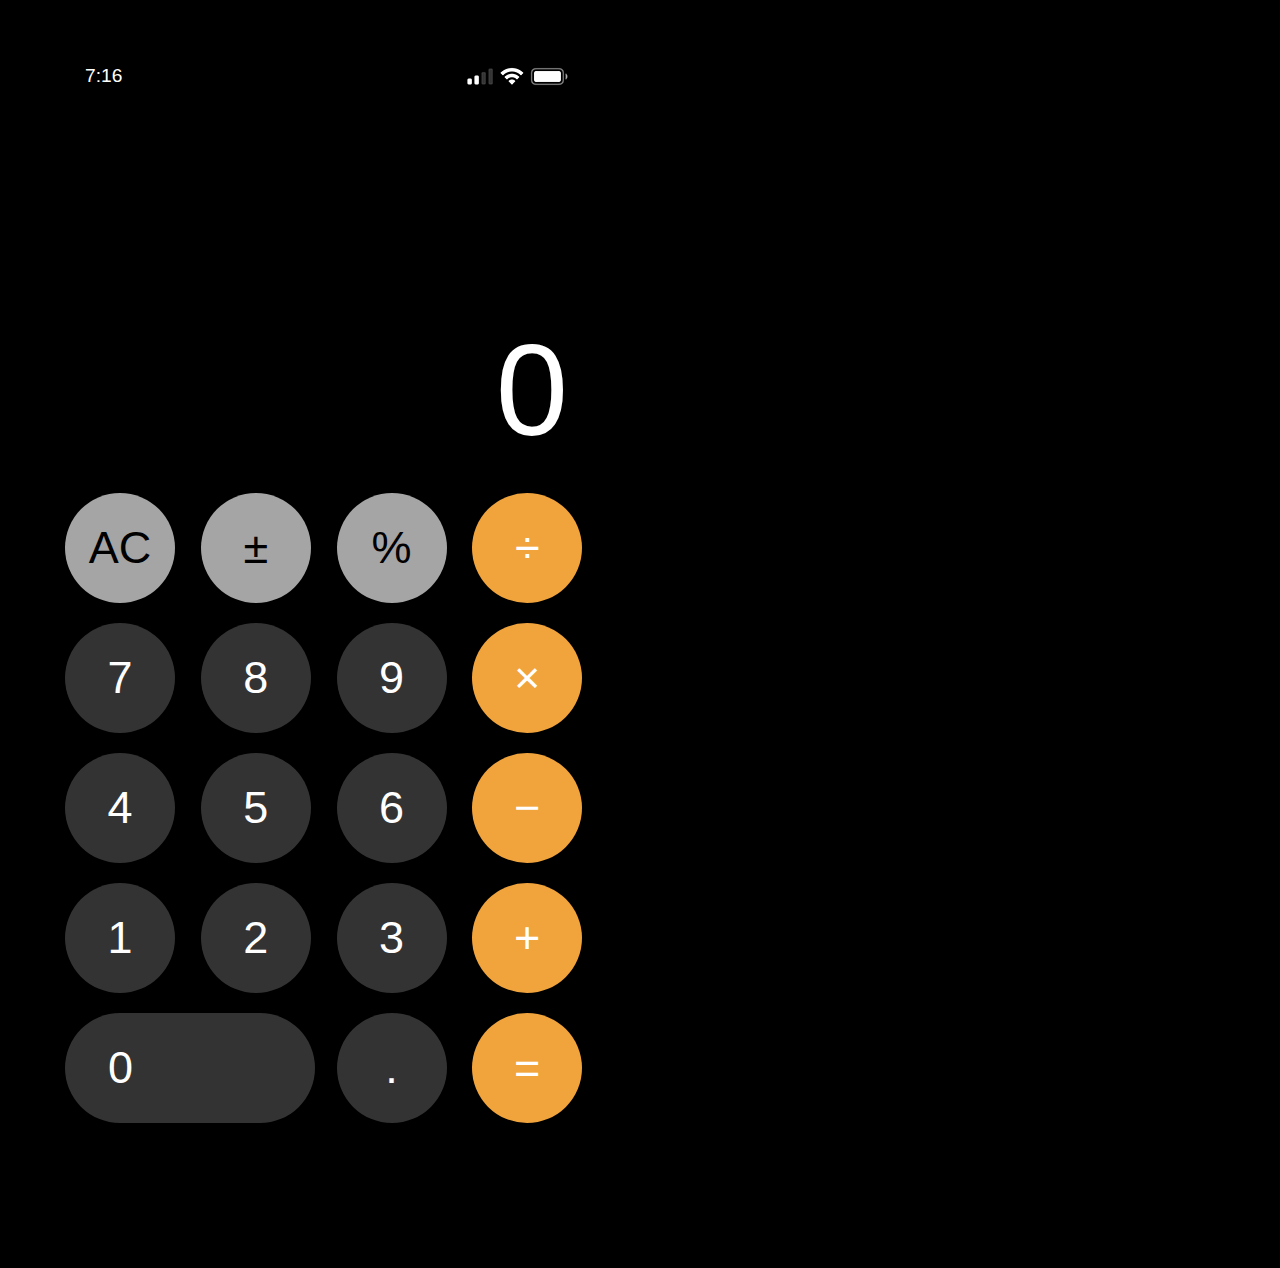
<file: index.html>
<!DOCTYPE html>
<html style = "background-color: black;">
    <head>
        <link rel = "stylesheet" href = "style.css">
    </head>
    <body>
    <div class = "calculator">
        <div class="calculator">
            <div class="top-container">
                <div class="clock">
                    <span class="hour"></span>:<span class="minute"></span>
                </div>
                <div class="status">
                    <img src="status.png" alt="Status">
                </div>
            </div>
            <div class = "display">0</div>
            <div class="buttons-container">
                <div class="button function ac">AC</div>
                <div class="button function pm">±</div>
                <div class="button function percent">%</div>
                <div class="button operator division">÷</div>
                <div class="button number-7">7</div>
                <div class="button number-8">8</div>
                <div class="button number-9">9</div>
                <div class="button operator multiplication">×</div>
                <div class="button number-4">4</div>
                <div class="button number-5">5</div>
                <div class="button number-6">6</div>
                <div class="button operator subtraction">−</div>
                <div class="button number-1">1</div>
                <div class="button number-2">2</div>
                <div class="button number-3">3</div>
                <div class="button operator addition">+</div>
                <div class="button number-0">0</div>
                <div class="button decimal">.</div>
                <div class="button operator equal">=</div>
            </div>
        </div>
    </div>
    <script src="app.js"></script>
    </body>
</html>
</file>
<file: style.css>
*{
    box-sizing: border-box;
    margin: 0;
    padding: 0;
    user-select: none;
}

body{
    font-family: "Helvetica Neue", sans-serif;
    font-size: larger;
    font: bolder;
    margin: 25px;
}
.calculator{
    background: black;
    width: 563px;
    height: 1218px;
    border-radius: 50px;
    color: white;
    padding: 20px;
}

.top-container{
    padding: 0 20px;
    height: 250px;
    display: flex;
    justify-content: space-between;
}

.display{
    font-size: 130px;
    font-weight: 300;
    margin-bottom: 20px;
    height: 158px;
    text-align: right;
    margin-right: 20px;
}

.buttons-container{
    display: grid;
    grid-template-rows: repeat(5, 1fr);
    grid-template-columns: repeat(4,1fr);
    grid-gap: 20px;
}

.button{
    height: 110px;
    width: 110px;
    font-size: 45px;
    border-radius: 50%;
    cursor: pointer;
    background: #333;
    display: flex;
    justify-content: center;
    align-items: center;
    transition: filter .1s;
}

.button.function{
    color: black;
    background: #a5a5a5;
}

.button.operator{
    background: #f1a33c;
}

.button.number-0{
    width: 250px;
    border-radius: 55px;
    justify-content: flex-start;
    padding-left: 43px;
    grid-column: 1 / span 2;
}

.button:active,
.button:focus{
    filter: brightness(120%);
}
</file>
